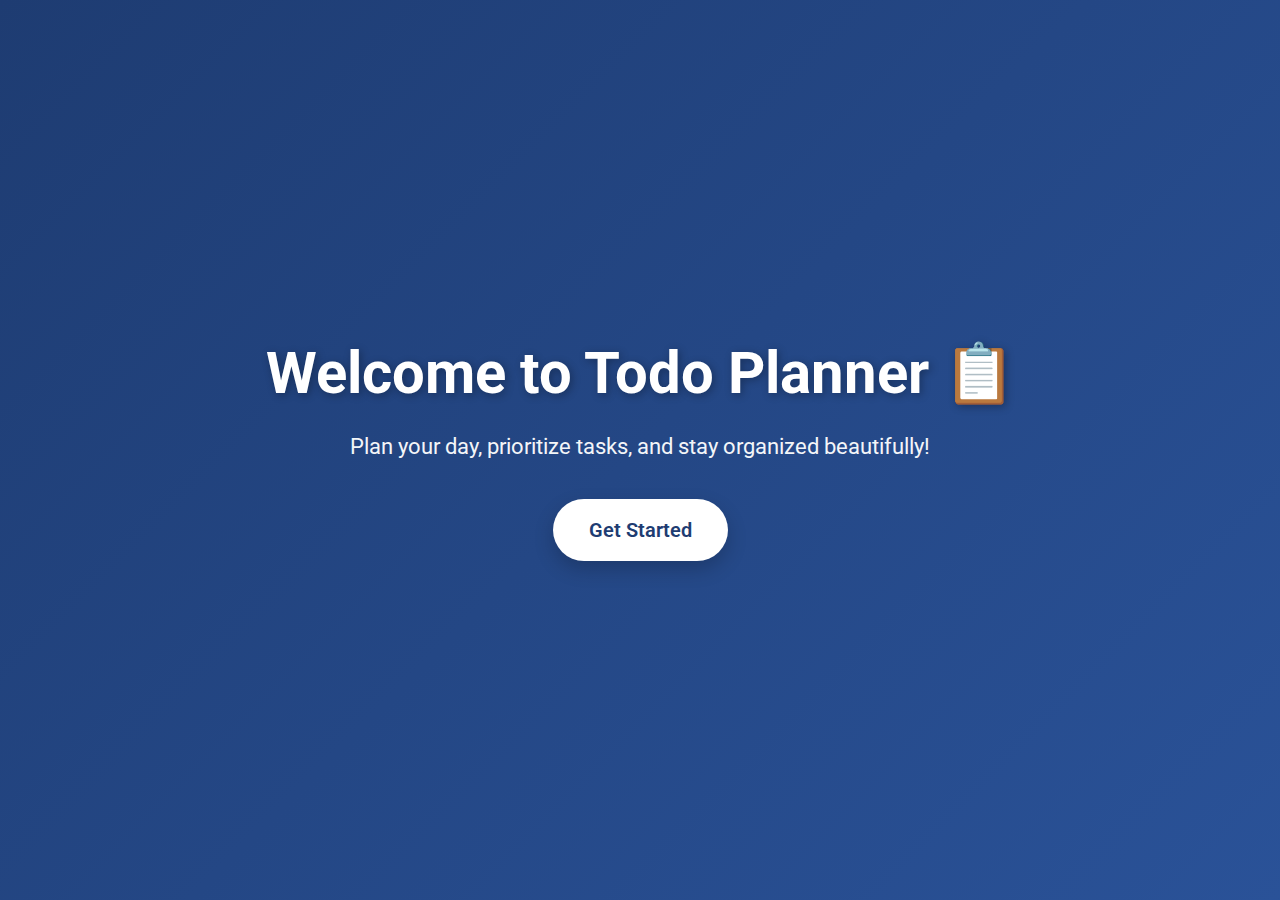
<file: Todo Final Mini Project.html>
<!DOCTYPE html>
<html>

<head>
    <title>Todo Planner Enhanced</title>
    <link rel="stylesheet" href="https://stackpath.bootstrapcdn.com/bootstrap/4.5.2/css/bootstrap.min.css" />
    <link rel="stylesheet" href="https://cdnjs.cloudflare.com/ajax/libs/font-awesome/6.5.1/css/all.min.css" />
    <link rel="stylesheet" href="style.css" />
</head>

<body>
    <div id="welcomePage" class="welcome-container">
        <h1>Welcome to Todo Planner 📋</h1>
        <p>Plan your day, prioritize tasks, and stay organized beautifully!</p>
        <button class="start-btn" id="getStartedButton">Get Started</button>
    </div>

    <div id="todoAppContainer" style="display:none;">
        <div class="todos-bg-container">
            <div class="container">

                <div class="d-flex justify-content-between align-items-center mb-3">
                    <h1 class="todos-heading">Todos</h1>
                    <button class="button" id="toggleModeButton">🌙 Dark Mode</button>
                </div>

                <!-- Motivational Quote -->
                <p id="dailyQuote" class="daily-quote mt-3"></p>

                <h1 class="create-task-heading">Create <span class="create-task-heading-subpart">Task</span></h1>

                <input type="text" id="todoUserInput" class="todo-user-input" placeholder="What needs to be done?" />
                <select id="prioritySelect" class="todo-user-input mt-3">
                    <option value="Medium">Medium Priority</option>
                    <option value="High">High Priority</option>
                    <option value="Low">Low Priority</option>
                </select>
                <input type="date" id="dueDateInput" class="todo-user-input mt-3" />

                <div class="d-flex flex-wrap mt-3">
                    <button class="button mr-2" id="addTodoButton">Add</button>
                    <button class="button mr-2" id="saveTodoButton">Save</button>
                    <button class="button" id="clearAllButton">Clear All</button>
                </div>

                <h1 class="todo-items-heading">My <span class="todo-items-heading-subpart">Tasks</span></h1>
                <p id="tasksCount" class="mt-2">Total Tasks: 0</p>

                <!-- Progress Bar -->
                <div class="progress mt-3">
                    <div id="taskProgressBar" class="progress-bar" role="progressbar" style="width: 0%;">0%</div>
                </div>

                <!-- Filter & Sort Dropdown -->
                <div class="dropdown mb-3 mt-4">
                    <button class="button dropdown-toggle" type="button" id="filterSortDropdown" data-toggle="dropdown" aria-haspopup="true" aria-expanded="false">
                        Filter & Sort
                    </button>
                    <div class="dropdown-menu" aria-labelledby="filterSortDropdown">
                        <button class="dropdown-item" id="showAllBtn">Show All</button>
                        <button class="dropdown-item" id="showCompletedBtn">Show Completed</button>
                        <button class="dropdown-item" id="showPendingBtn">Show Pending</button>
                        <div class="dropdown-divider"></div>
                        <button class="dropdown-item" id="sortPriorityBtn">Sort by Priority</button>
                        <button class="dropdown-item" id="sortDueDateBtn">Sort by Due Date</button>
                        <div class="dropdown-divider"></div>
                        <button class="dropdown-item" id="checkStatusBtn">Check Task Status</button>
                    </div>
                </div>

                <ul class="todo-items-container" id="todoItemsContainer"></ul>

            </div>
        </div>
    </div>

    <!-- Bootstrap JS -->
    <script src="https://code.jquery.com/jquery-3.5.1.slim.min.js"></script>
    <script src="https://cdn.jsdelivr.net/npm/bootstrap@4.5.2/dist/js/bootstrap.bundle.min.js"></script>

    <!-- Your main JS file -->
    <script src="script.js"></script>

</body>

</html>
</file>
<file: style.css>
@import url("https://fonts.googleapis.com/css2?family=Roboto:wght@400;700&display=swap");

/* Welcome Page Styles */
.welcome-container {
    background: linear-gradient(135deg, #1e3c72, #2a5298);
    color: #ffffff;
    font-family: 'Roboto', sans-serif;
    text-align: center;
    height: 100vh;
    display: flex;
    flex-direction: column;
    justify-content: center;
    align-items: center;
    padding: 40px;
    animation: fadeIn 1s ease;
}

.welcome-container h1 {
    font-size: 58px;
    margin-bottom: 20px;
    font-weight: 700;
    text-shadow: 2px 2px 8px rgba(0, 0, 0, 0.3);
}

.welcome-container p {
    font-size: 22px;
    margin-bottom: 35px;
    max-width: 700px;
    line-height: 1.6;
    opacity: 0.95;
}

.start-btn {
    background: #ffffff;
    color: #1e3c72;
    border: none;
    padding: 16px 36px;
    border-radius: 50px;
    font-size: 20px;
    font-weight: 600;
    transition: all 0.4s ease;
    box-shadow: 0 8px 20px rgba(0, 0, 0, 0.2);
}

.start-btn:hover {
    background: #f1f1f1;
    transform: translateY(-3px);
    box-shadow: 0 12px 24px rgba(0, 0, 0, 0.3);
}

/* Fade in animation */
@keyframes fadeIn {
    from {
        opacity: 0;
        transform: translateY(10px);
    }

    to {
        opacity: 1;
        transform: translateY(0);
    }
}

/* Todo App Styles */
body {
    font-family: "Roboto", sans-serif;
    background-color: #f3f7f9;
    transition: background-color 0.4s, color 0.4s;
    color: #333;
}

.todos-bg-container {
    padding: 30px 0;
}

.todos-heading {
    text-align: center;
    font-size: 50px;
    font-weight: 700;
    margin-bottom: 30px;
    color: #2c3e50;
}

.create-task-heading {
    font-size: 30px;
    font-weight: 700;
    color: #2c3e50;
}

.create-task-heading-subpart {
    font-weight: 500;
    color: #3498db;
}

.todo-items-heading {
    font-size: 30px;
    font-weight: 700;
    margin-top: 30px;
    color: #2c3e50;
}

.todo-user-input,
#prioritySelect,
#dueDateInput {
    background-color: #ffffff;
    width: 100%;
    border: none;
    border-radius: 12px;
    padding: 16px;
    margin-top: 15px;
    font-size: 16px;
    box-shadow: 0 3px 6px rgba(0, 0, 0, 0.08);
}

.button {
    color: #ffffff;
    background-color: #3498db;
    font-size: 16px;
    border: none;
    border-radius: 8px;
    padding: 10px 20px;
    margin-top: 12px;
    margin-right: 8px;
    cursor: pointer;
    box-shadow: 0 3px 6px rgba(0, 0, 0, 0.15);
    transition: all 0.3s;
}

.button:hover {
    background-color: #2980b9;
    transform: translateY(-1px);
}

.todo-items-container {
    list-style: none;
    padding: 0;
    margin-top: 20px;
}

.todo-item-container {
    background: #ffffff;
    border-radius: 14px;
    padding: 14px 16px;
    box-shadow: 0 4px 8px rgba(0, 0, 0, 0.08);
    display: flex;
    align-items: center;
    margin-top: 15px;
    transition: all 0.3s;
}

.todo-item-container:hover {
    transform: translateY(-2px);
}

.checkbox-input {
    width: 22px;
    height: 22px;
    margin-right: 16px;
    cursor: pointer;
}

.label-container {
    display: flex;
    align-items: center;
    flex-wrap: wrap;
    flex-grow: 1;
}

.checkbox-label {
    font-size: 17px;
    margin: 0;
    padding: 0;
    flex: 1;
}

.checked {
    text-decoration: line-through;
    color: #7f8c8d;
}

.delete-icon {
    color: #e74c3c;
    cursor: pointer;
    font-size: 20px;
    margin-left: 12px;
    transition: color 0.3s;
}

.delete-icon:hover {
    color: #c0392b;
}

.todo-meta {
    font-size: 14px;
    color: #555;
    margin-left: 10px;
    margin-top: 4px;
}

.priority-badge {
    display: inline-block;
    padding: 4px 10px;
    border-radius: 12px;
    font-size: 13px;
    margin-left: 10px;
    color: white;
}

.priority-high {
    background-color: #e74c3c;
}

.priority-medium {
    background-color: #f39c12;
}

.priority-low {
    background-color: #2ecc71;
}

/* Due Soon task highlight */
.due-soon {
    border: 2px solid #e74c3c;
    animation: blinkBorder 0.8s infinite alternate;
}

@keyframes blinkBorder {
    0% {
        border-color: #e74c3c;
    }

    100% {
        border-color: #f39c12;
    }
}

/* Dark Mode */
.dark-mode {
    background-color: #1c1e26;
    color: #f2f2f2;
}

.dark-mode .todos-heading,
.dark-mode .create-task-heading,
.dark-mode .todo-items-heading,
.dark-mode .checkbox-label,
.dark-mode .todo-meta {
    color: #f2f2f2;
}

.dark-mode .todo-user-input,
.dark-mode #prioritySelect,
.dark-mode #dueDateInput {
    background-color: #2a2d36;
    color: #f2f2f2;
    border: none;
    box-shadow: none;
}

.dark-mode .todo-item-container {
    background-color: #2a2d36;
    box-shadow: none;
}

.dark-mode .button {
    background-color: #3498db;
    box-shadow: none;
}

.dark-mode .button:hover {
    background-color: #2980b9;
}

.dark-mode .delete-icon {
    color: #ff7675;
}

/* Dropdown custom styling */
.dropdown-toggle {
    background-color: #3498db;
    color: #fff;
    font-size: 16px;
    border: none;
    border-radius: 8px;
    padding: 10px 20px;
    margin-top: 12px;
    cursor: pointer;
    box-shadow: 0 3px 6px rgba(0, 0, 0, 0.15);
}

.dropdown-toggle:hover {
    background-color: #2980b9;
}

.flex-wrap {
    flex-wrap: wrap;
}

.progress {
    height: 24px;
    background-color: #dcdde1;
    border-radius: 12px;
    overflow: hidden;
}

.progress-bar {
    background-color: #3498db;
    height: 100%;
    text-align: center;
    color: #fff;
    font-weight: 600;
    transition: width 0.4s ease;
}

.daily-quote {
    font-size: 18px;
    font-style: italic;
    color: #555;
    text-align: center;
    margin-top: 10px;
    opacity: 0.9;
}
</file>
